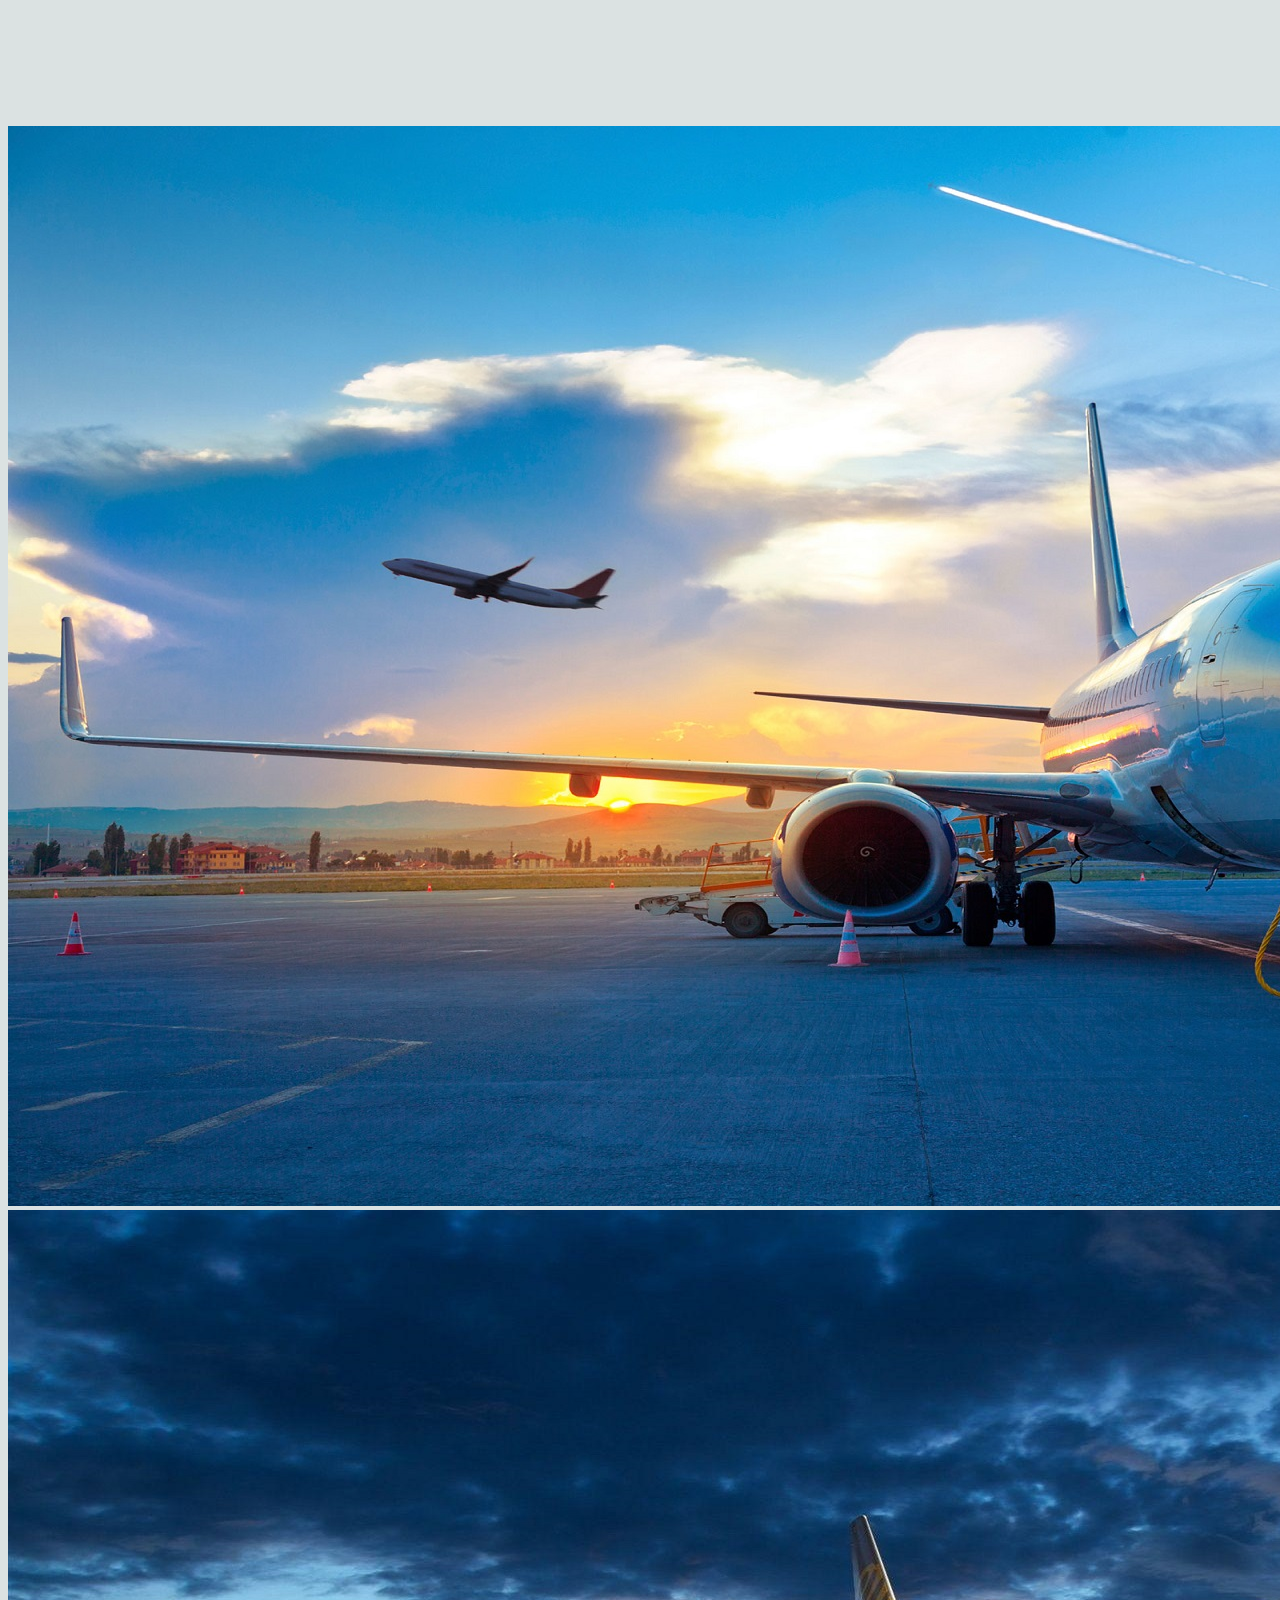
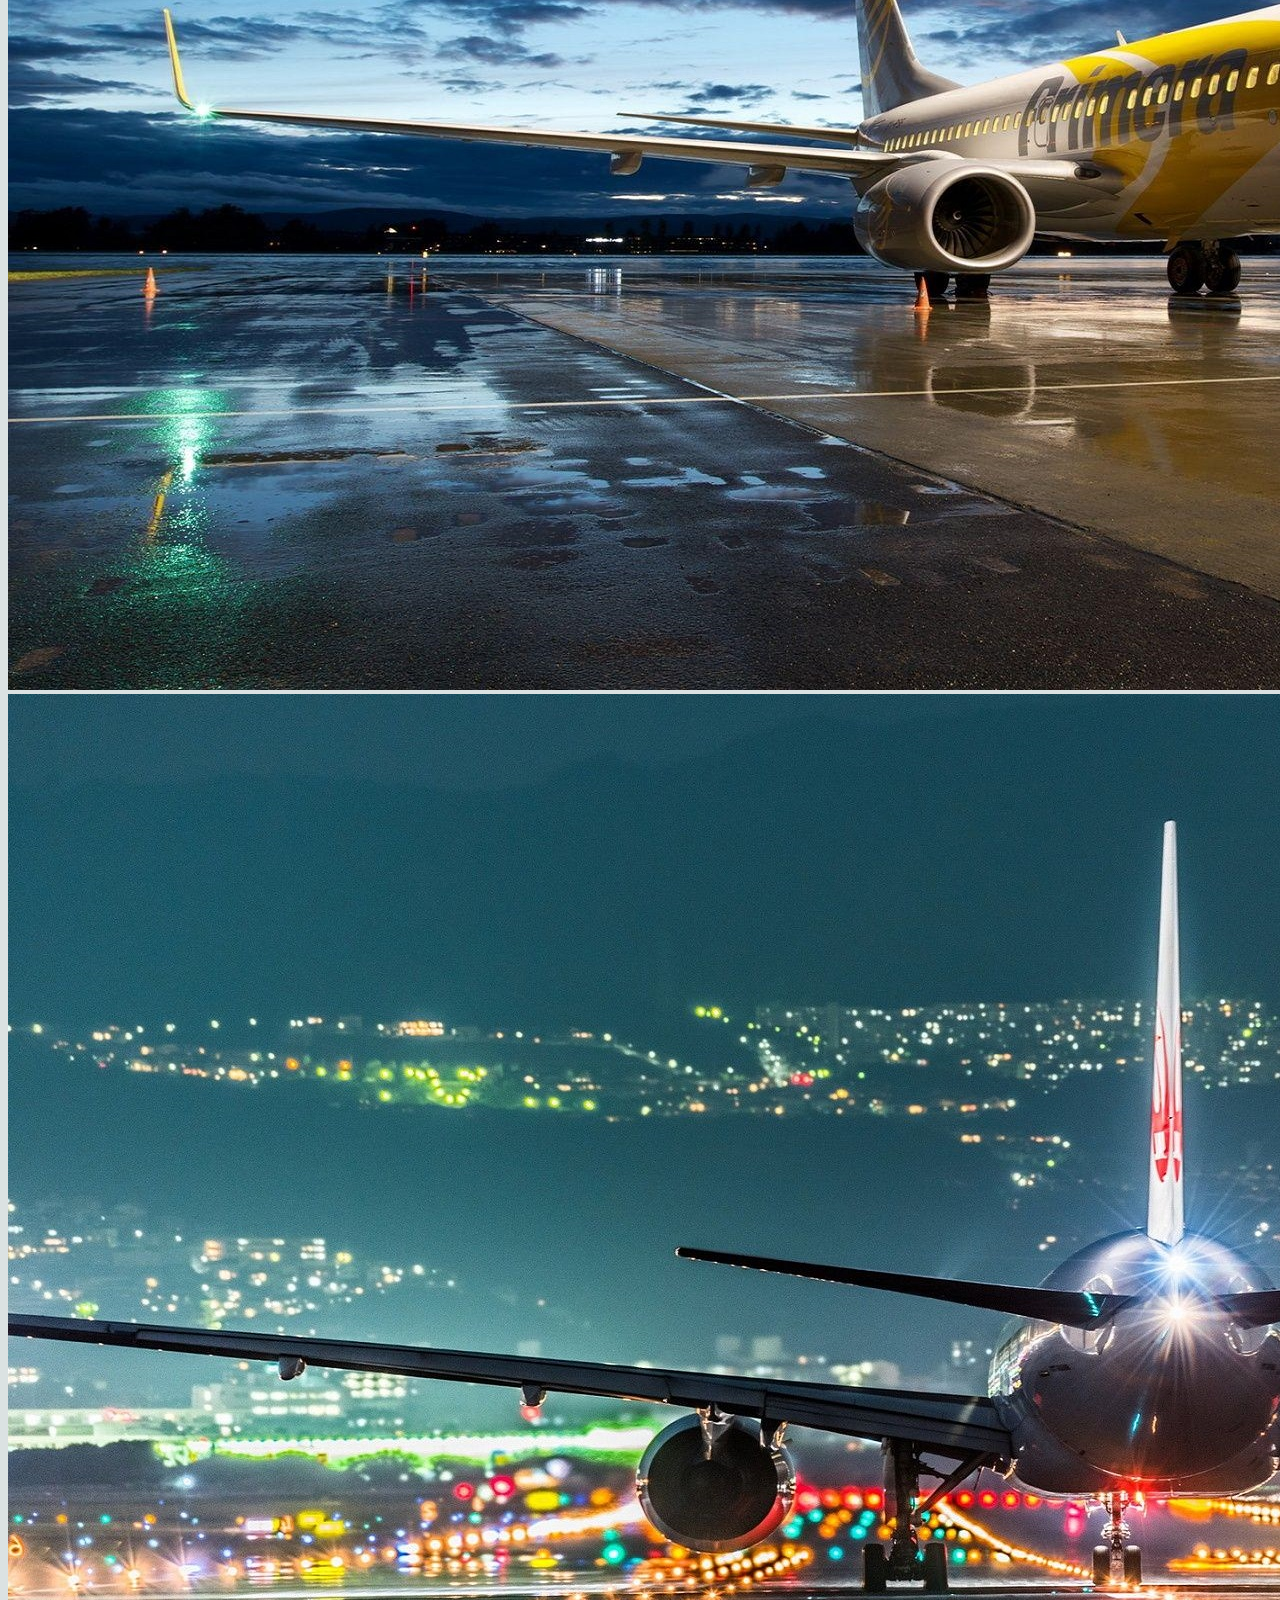
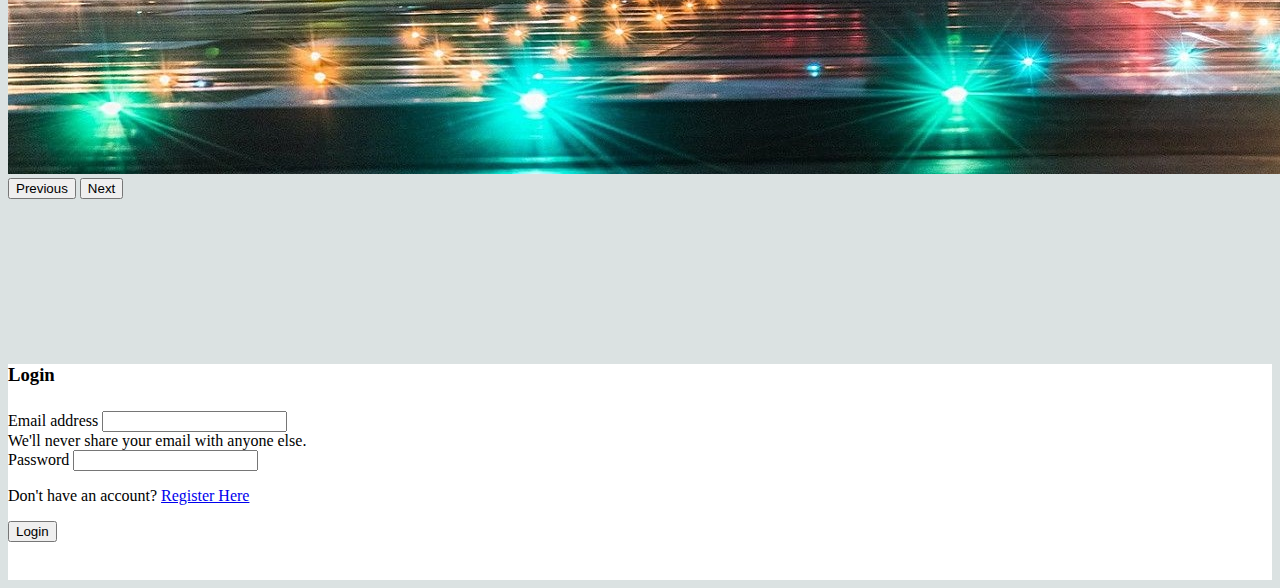
<file: index.html>
<!DOCTYPE html>
<html lang="en">
<head>
    <meta charset="UTF-8">
    <meta http-equiv="X-UA-Compatible" content="IE=edge">
    <meta name="viewport" content="width=device-width, initial-scale=1.0">
    <title>Demo</title>
    <link href="https://cdn.jsdelivr.net/npm/bootstrap@5.0.0-beta2/dist/css/bootstrap.min.css" rel="stylesheet" integrity="sha384-BmbxuPwQa2lc/FVzBcNJ7UAyJxM6wuqIj61tLrc4wSX0szH/Ev+nYRRuWlolflfl" crossorigin="anonymous">
    <link rel="stylesheet" type="text/css" href="css/loginpage.css">
</head>
<body>
    <div class="container">
        <div class="row">
            <div class="col-lg-8">
                <div id="carouselExampleControls" class="carousel slide" data-bs-ride="carousel">
                    <div class="carousel-inner">
                      <div class="carousel-item active">
                        <img src="images/img1.jpg" class="d-block w-100 img-fluid" alt="Image01">
                      </div>
                      <div class="carousel-item">
                        <img src="images/img2.jpg" class="d-block w-100" alt="Image02">
                      </div>
                      <div class="carousel-item">
                        <img src="images/img3.jpg" class="d-block w-100" alt="Image02">
                      </div>
                    </div>
                    <button class="carousel-control-prev" type="button" data-bs-target="#carouselExampleControls"  data-bs-slide="prev">
                      <span class="carousel-control-prev-icon" aria-hidden="true"></span>
                      <span class="visually-hidden">Previous</span>
                    </button>
                    <button class="carousel-control-next" type="button" data-bs-target="#carouselExampleControls"  data-bs-slide="next">
                      <span class="carousel-control-next-icon" aria-hidden="true"></span>
                      <span class="visually-hidden">Next</span>
                    </button>
                  </div>
            </div>
            <div class="col-lg-4" id="form">
                <div class="container">
                    <h3>Login</h3>
                    <form method="POST" action="login.php">
                    <div class="mb-3">
                      <label for="exampleInputEmail1" class="form-label">Email address</label>
                      <input type="email" class="form-control" id="email" name="email" aria-describedby="emailHelp">
                      <div id="emailHelp" class="form-text">We'll never share your email with anyone else.</div>
                    </div>
                    <div class="mb-3">
                      <label for="exampleInputPassword1" class="form-label">Password</label>
                      <input type="password" class="form-control" id="password" name="password">
                    </div>
                    <p>Don't have an account? <a href="registration.html">Register Here</a></p>
                    <button type="submit" name="submit" class="btn btn-primary">Login</button>
                  </form></div>
                
            </div>
        </div>
    </div>    
    
    <script src="https://cdn.jsdelivr.net/npm/bootstrap@5.0.0-beta2/dist/js/bootstrap.bundle.min.js" integrity="sha384-b5kHyXgcpbZJO/tY9Ul7kGkf1S0CWuKcCD38l8YkeH8z8QjE0GmW1gYU5S9FOnJ0" crossorigin="anonymous"></script>
</body>
</html>
</file>
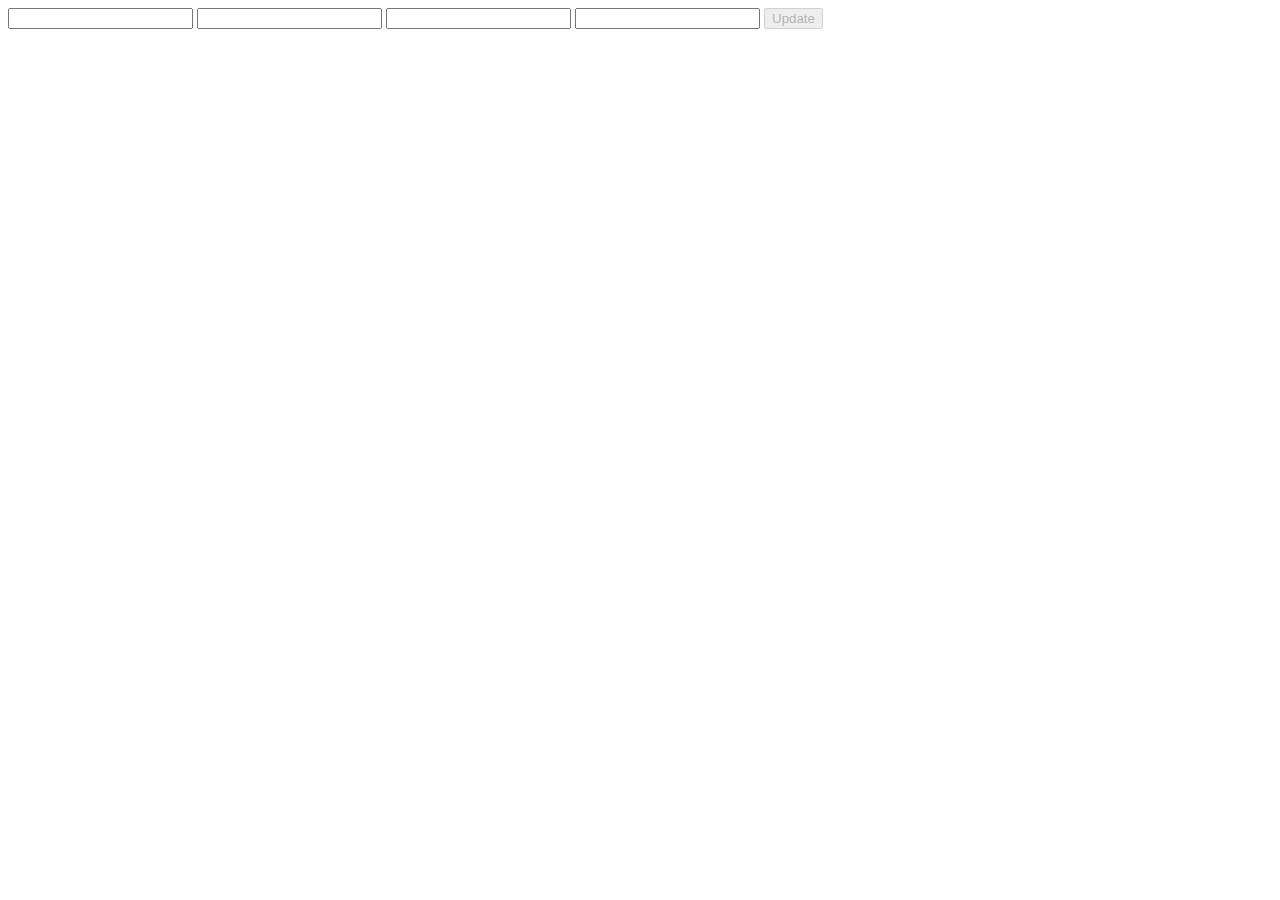
<file: example.html>
<!DOCTYPE html>
<html lang="en">
<head>
    <meta charset="UTF-8">
    <meta http-equiv="X-UA-Compatible" content="IE=edge">
    <meta name="viewport" content="width=device-width, initial-scale=1.0">
    <script src="js/moktadir.js"></script>
    <script type="text/javascript" src="http://ajax.googleapis.com/ajax/libs/jquery/1.10.1/jquery.min.js"></script>

    <title>Document</title>
</head>
<body>
    

<input type="text" name="val1" id="val1">
<input type="text" name="val2" id="val2">
<input type="text" name="val3" id="val3">
<input type="text" name="val4" id="val4">
 
<input name="contact" type="submit" id="contact" value="Update" disabled />
</body>
</html>

<script type="text/javascript">
 
</script>
</file>
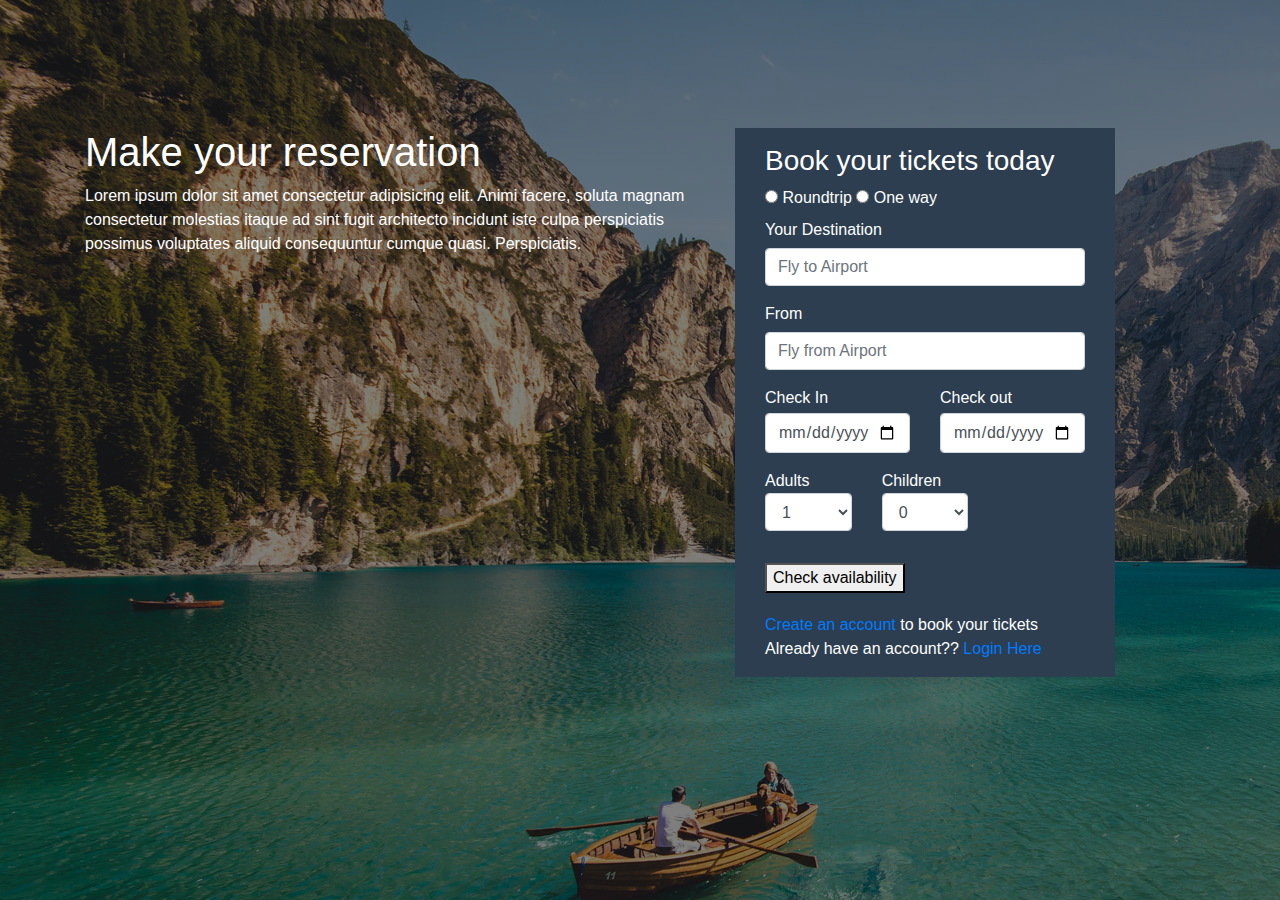
<file: homepage.html>
<!DOCTYPE html>
<html lang="en">

<head>
    <meta charset="UTF-8">
    <meta http-equiv="X-UA-Compatible" content="IE=edge">
    <meta name="viewport" content="width=device-width, initial-scale=1.0">
    <title>Welcome</title>
    <link rel="stylesheet" href="https://maxcdn.bootstrapcdn.com/bootstrap/4.0.0/css/bootstrap.min.css"integrity="sha384-Gn5384xqQ1aoWXA+058RXPxPg6fy4IWvTNh0E263XmFcJlSAwiGgFAW/dAiS6JXm" crossorigin="anonymous">
    <link type="text/css" rel="stylesheet" href="css/homepage.css"/>
    <script src="js/moktadir.js"></script>
    <script src="https://code.jquery.com/jquery-3.5.1.min.js"></script>


    <script>


    </script>
</head>
<body>    
    <div class="container" id="full">
        
        <div class="row">
            <div class="col-md-7 col-md-push-5">
                <div class="booking-cta">
                    <h1>Make your reservation</h1>
                    <p>Lorem ipsum dolor sit amet consectetur adipisicing elit. Animi facere, soluta magnam
                        consectetur molestias itaque
                        ad sint fugit architecto incidunt iste culpa perspiciatis possimus voluptates aliquid
                        consequuntur cumque quasi.
                        Perspiciatis.
                    </p>
                </div>
            </div>
            <div class="col-lg-4" id="form">
                <div class="container">
                    <h3>Book your tickets today </h3>
                    <div class="booking-form">
                        <form autocomplete="off">
                            <div class="form-checkbox">
                                <label for="roundtrip">
                                    <input type="radio" id="roundtrip" name="trip_type">
                                    <span></span>Roundtrip
                                </label>
                                <label for="one-way">
                                    <input type="radio" id="one-way" name="trip_type">
                                    <span></span>One way
                                </label>
                                <!-- <label for="multi-city">
                                    <input type="radio" id="multi-city" name="trip_type">
                                    <span></span>Multi-City
                                </label> -->
                            </div>
                            <div class="form-group">
                                <span class="form-label">Your Destination</span>
                                <div class="autocomplete">
                                    <input id="myInput" class="form-control" type="text"
                                    placeholder="Fly to Airport">
                                </div>
                            </div>
                            <div class="row">
                                
                                <div class="col-md-12">
                                    <div class="form-group">
                                        <span class="form-label">From</span>
                                        <div class="autocomplete">
                                            <input id="myInput2" class="form-control" type="text"
                                            placeholder="Fly from Airport">
                                        </div>
                                    </div>
                                </div>
                                <div class="col-sm-6">
                                    <div class="form-group">
                                        <span class="form-label">Check In</span>
                                        <input class="form-control" type="date" required>
                                    </div>
                                </div>
                                <div id="hideco" class="col-sm-6">
                                    <div class="form-group">
                                        <span class="form-label">Check out</span>
                                        <input class="form-control" type="date" required>
                                    </div>
                                </div>
                            </div>
                            <div class="row">
                               
                                <div class="col-sm-4">
                                    <div class="form-group">
                                        <span class="form-label">Adults</span>
                                        <select class="form-control">
                                            <option>1</option>
                                            <option>2</option>
                                            <option>3</option>
                                        </select>
                                        <span class="select-arrow"></span>
                                    </div>
                                </div>
                                <div class="col-sm-4">
                                    <div class="form-group">
                                        <span class="form-label">Children</span>
                                        <select class="form-control">
                                            <option>0</option>
                                            <option>1</option>
                                            <option>2</option>
                                        </select>
                                        <span class="select-arrow"></span>
                                    </div>
                                </div>
                            </div>
                            <div class="form-btn">                                
                                <button id="myBtn" class="submit-btn">Check availability</button>
                                <div id="myModal" class="modal">

                                    <!-- Modal content -->
                                    <div class="modal-content">
                                      <div class="modal-header">
                                        <span class="close">&times;</span>
                                        <h2>Modal Header</h2>
                                      </div>
                                      <div class="modal-body">
                                        <p>Some text in the Modal Body</p>
                                        <p>Some other text...</p>
                                      </div>
                                      <div class="modal-footer">
                                        <h3>Modal Footer</h3>
                                      </div>
                                    </div>
                                  
                                  </div>
                                <div class="form-text"><a href="#">Create an account</a> to book your tickets</div>
                                <p>Already have an account?? <a href="#">Login Here</a></p>
                            </div>
                        </form>
                    
                    </div>
                </div>                
            </div>
            
        </div>
    </div>
    <script>
        
    </script>

    
    



<script src="js/moktadir.js"></script>

    <script src="https://code.jquery.com/jquery-3.2.1.slim.min.js"integrity="sha384-KJ3o2DKtIkvYIK3UENzmM7KCkRr/rE9/Qpg6aAZGJwFDMVNA/GpGFF93hXpG5KkN" crossorigin="anonymous"></script>
    <script src="https://cdnjs.cloudflare.com/ajax/libs/popper.js/1.12.9/umd/popper.min.js"integrity="sha384-ApNbgh9B+Y1QKtv3Rn7W3mgPxhU9K/ScQsAP7hUibX39j7fakFPskvXusvfa0b4Q" crossorigin="anonymous"></script>
    <script src="https://maxcdn.bootstrapcdn.com/bootstrap/4.0.0/js/bootstrap.min.js"integrity="sha384-JZR6Spejh4U02d8jOt6vLEHfe/JQGiRRSQQxSfFWpi1MquVdAyjUar5+76PVCmYl" crossorigin="anonymous"></script>
</body>

</html>
</file>
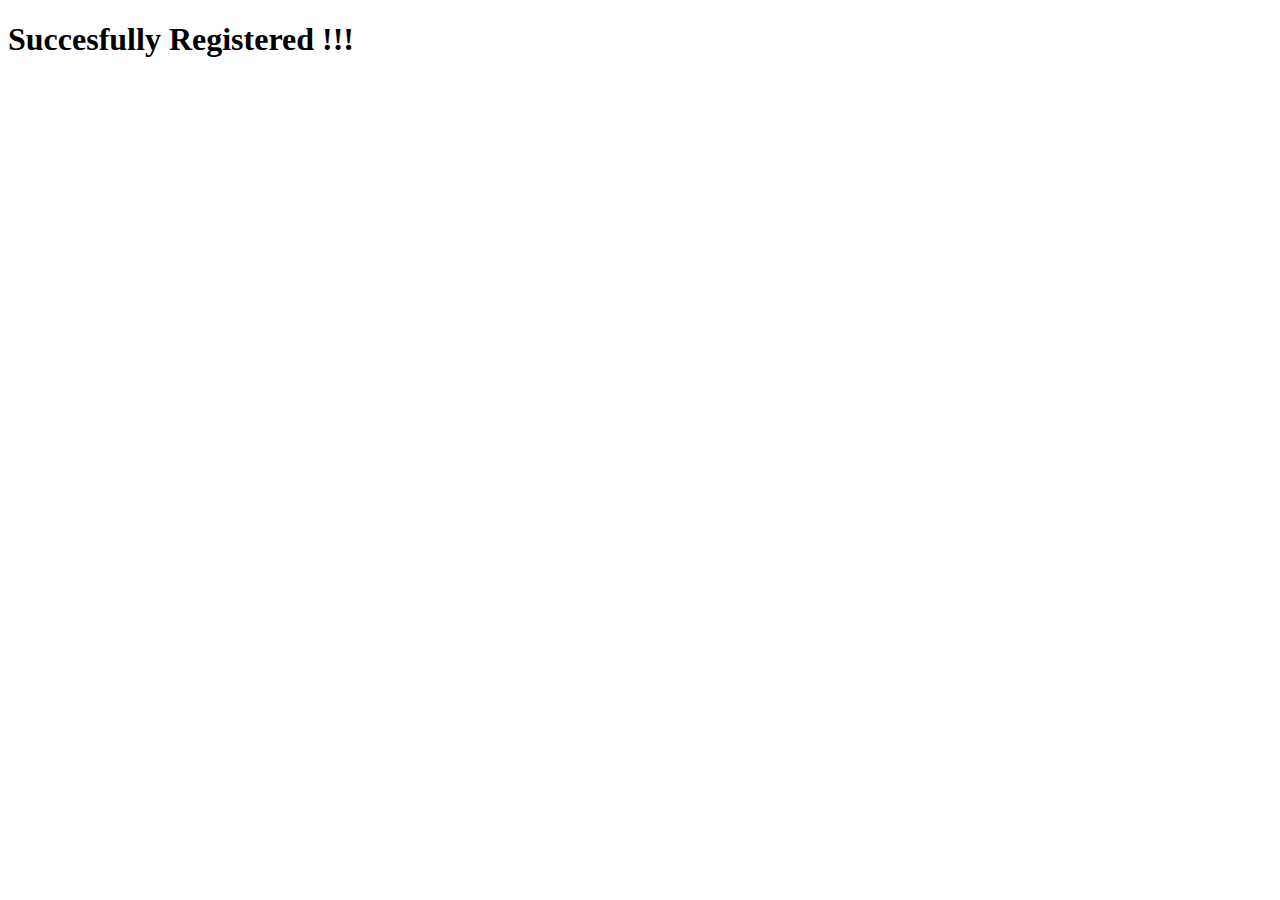
<file: successMsg.html>
<!DOCTYPE html>
<html lang="en">
<head>
    <meta charset="UTF-8">
    <meta http-equiv="X-UA-Compatible" content="IE=edge">
    <meta name="viewport" content="width=device-width, initial-scale=1.0">
    <title>Register Page </title>
</head>
<body>
    <h1>Succesfully Registered !!!</h1>
    
</body>
</html>
</file>
<file: css/loginpage.css>
body{
    background-color: rgb(219,226,226);
}


form{
    margin-top: 2%;
}
#form{
    background:white;
}

@media only screen and (max-width: 600px) {
    .container
    {
        margin-top: 3%;
    }
    button{
        margin-bottom: 3%;
    }
    #form{
        margin-top: 2%;
    }
}
@media only screen and (min-width: 768px){
    .container{
        margin-top: 5%;
    }
    button{
        margin-bottom: 3%;
    }
    #form{
        margin-top: 2%;
    }
}
@media only screen and (min-width: 992px) {
    .container{
        margin-top: 10%;
    }
    #form{
        margin-top: 0;
    }
}
</file>
<file: css/homepage.css>
body {
    background: linear-gradient( rgba(0, 0, 0, 0.5), rgba(0, 0, 0, 0.5) ), url('../images/background.jpg');
    /* background-image: url("../images/background.jpg"); */
    color: white;
    
}

#full{
    margin-top: 10%;
    
}
.container h3{
    margin-top: 5%;
}

button{
    margin-top: 5%;
    margin-bottom: 5%;
}
#form{
    background:#2C3E50;
    color:white;
}

#form input{
    margin-top: 2%;
}

.autocomplete-items {
   position: absolute;
    z-index: 99;
    border: 1px solid #706c7c00;
    border-bottom: none;
    border-top: none;
    left: 0;
    right: 0;
  }
.autocomplete-items div {
    padding: 10px;
    cursor: pointer;
    background-color: black; 
    border-bottom: 1px solid #d4d4d4; 
  }
.autocomplete-items div:hover {
    color: black;
    background-color: #e9e9e9; 
}
  
  /*when navigating through the items using the arrow keys:*/
.autocomplete-active {
      
    background-color: DodgerBlue !important; 
  
    color: #ffffff; 
}

/* The Modal (background) */
.modal {
  display: none; /* Hidden by default */
  position: fixed; /* Stay in place */
  z-index: 1; /* Sit on top */
  padding-top: 100px; /* Location of the box */
  left: 0;
  top: 0;
  width: 100%; /* Full width */
  height: 100%; /* Full height */
  overflow: auto; /* Enable scroll if needed */
  background-color: rgb(0,0,0); /* Fallback color */
  background-color: rgba(0,0,0,0.4); /* Black w/ opacity */
}

/* Modal Content */
.modal-content {
  position: relative;
  background-color: #fefefe;
  color: black;
  margin: auto;
  padding: 0;
  border: 1px solid #888;
  width: 80%;
  box-shadow: 0 4px 8px 0 rgba(0,0,0,0.2),0 6px 20px 0 rgba(0,0,0,0.19);
  -webkit-animation-name: animatetop;
  -webkit-animation-duration: 0.4s;
  animation-name: animatetop;
  animation-duration: 0.4s
}

/* Add Animation */
@-webkit-keyframes animatetop {
  from {top:-300px; opacity:0} 
  to {top:0; opacity:1}
}

@keyframes animatetop {
  from {top:-300px; opacity:0}
  to {top:0; opacity:1}
}

/* The Close Button */
.close {
  color: white;
  float: right;
  font-size: 28px;
  font-weight: bold;
}

.close:hover,
.close:focus {
  color: #000;
  text-decoration: none;
  cursor: pointer;
}

.modal-header {
  padding: 2px 16px;
  background-color: #5cb85c;
  color: white;
}

.modal-body {padding: 2px 16px;}

.modal-footer {
  padding: 2px 16px;
  background-color: #5cb85c;
  color: white;
}
</file>
